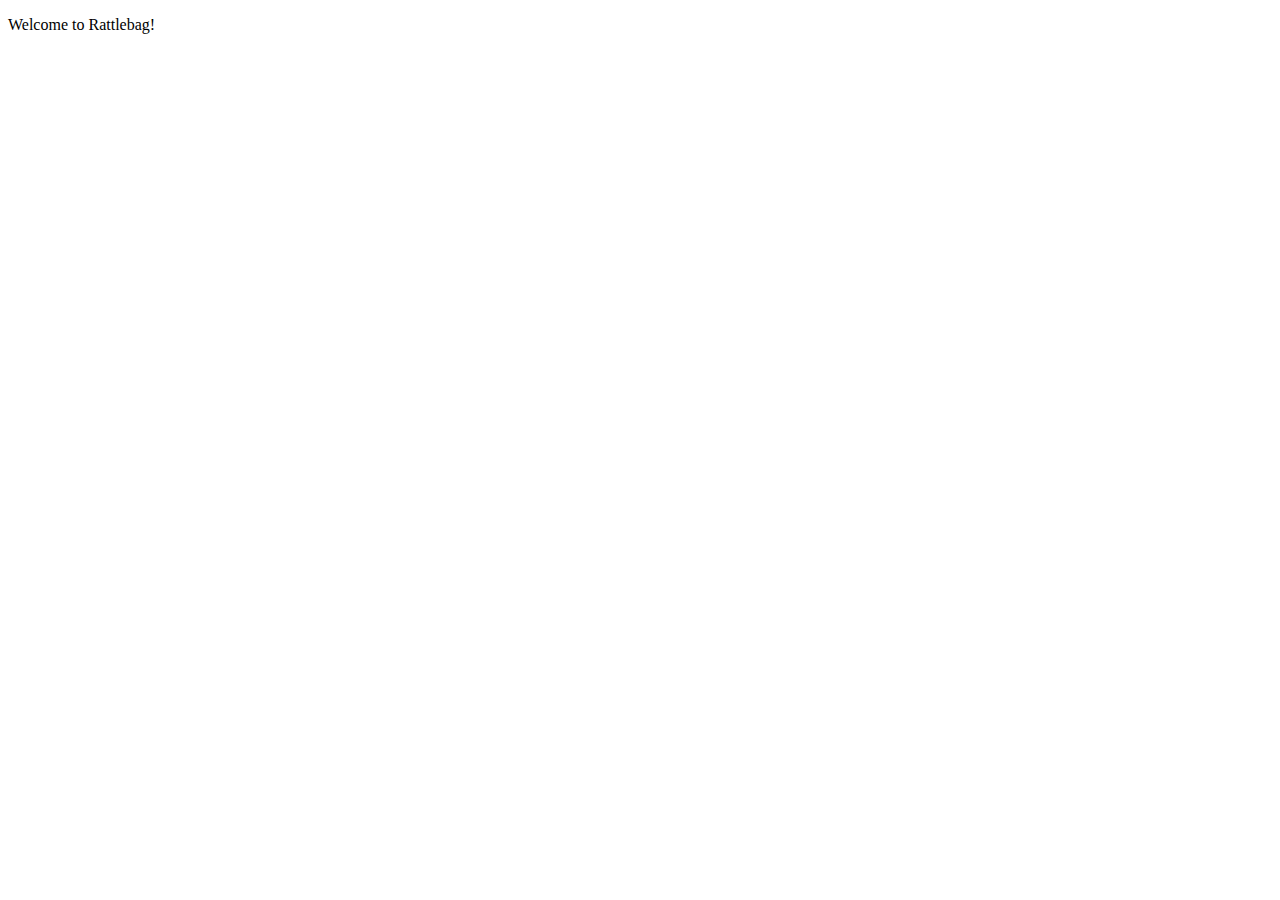
<file: RB test webpage/index.html>
<!DOCTYPE html>
<html lang="en">
    <head>
        <meta charset="UTF-8">
        <meta name="viewport" content="width=device-width, initial-scale=1.0">
        <meta name="author" content="Patrick Orr">
    </head>

    <body>
        <p>Welcome to Rattlebag!</p>
    </body>
</html>
</file>
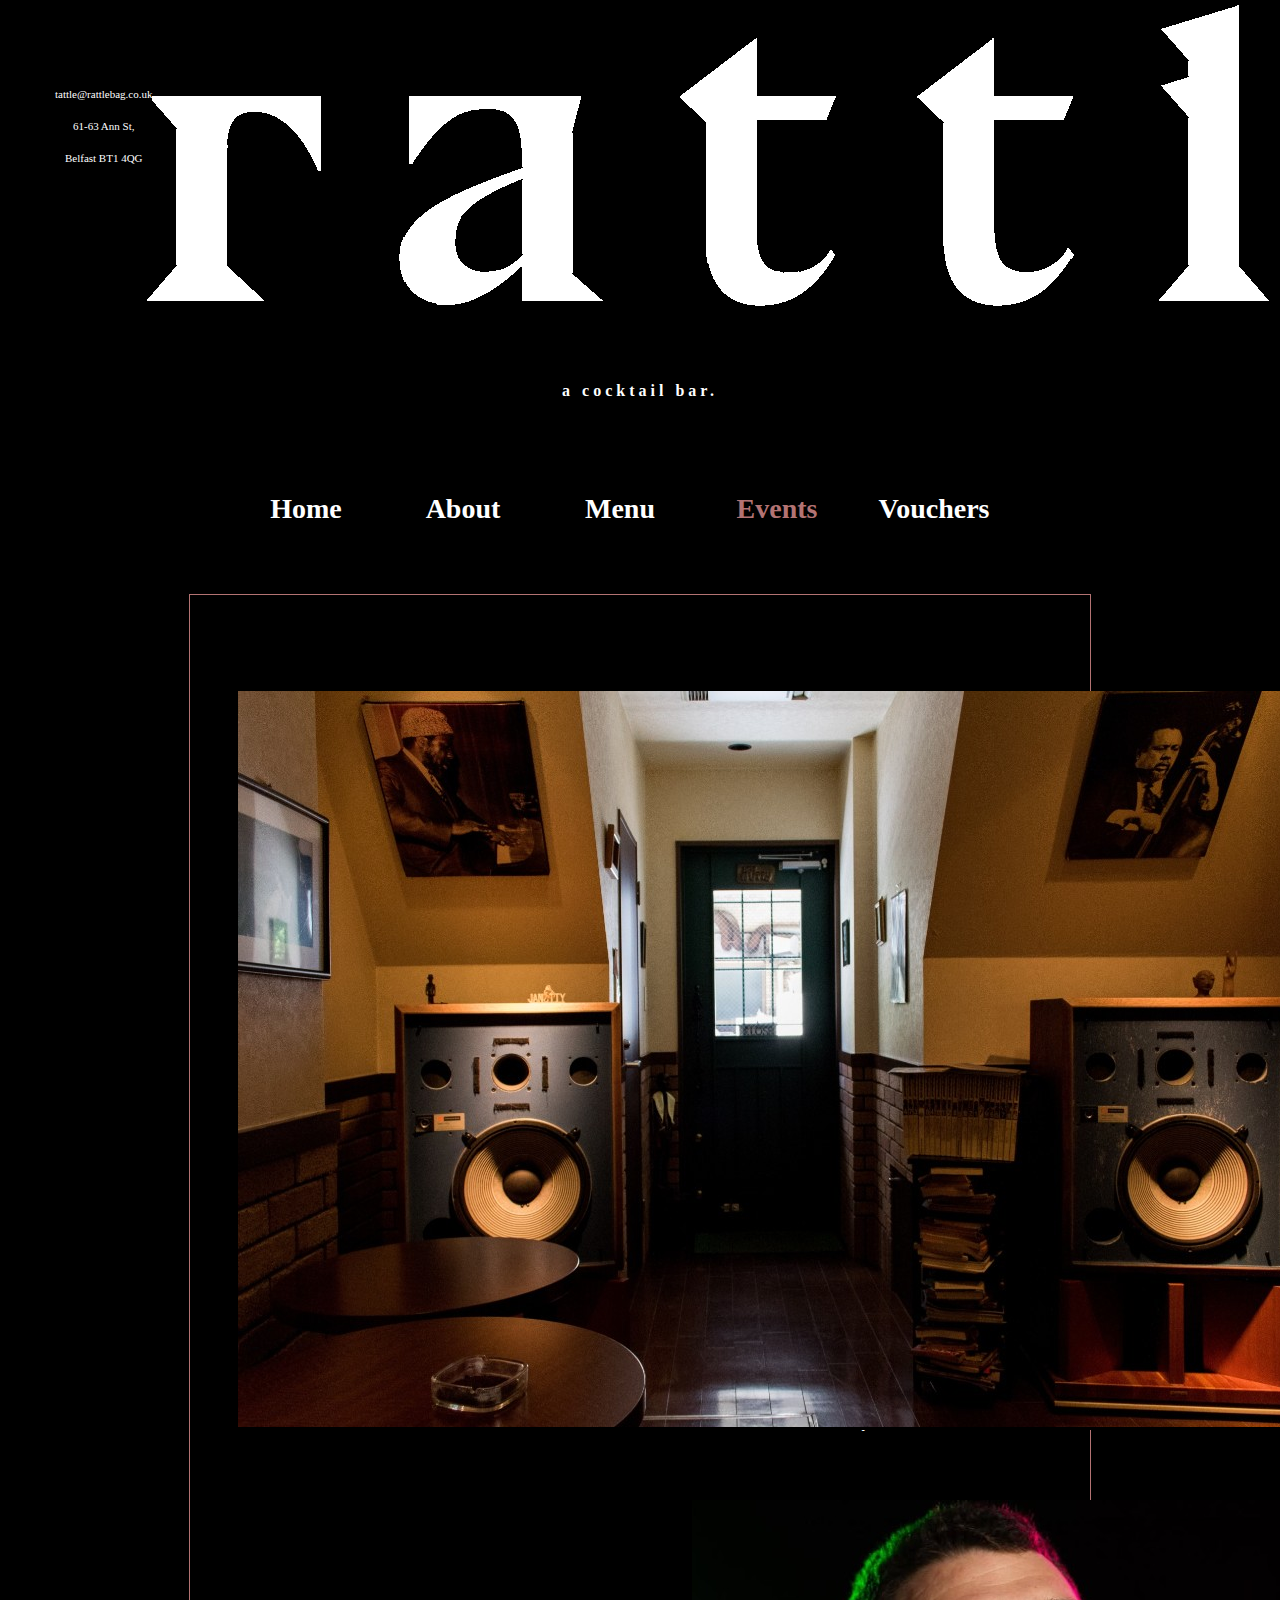
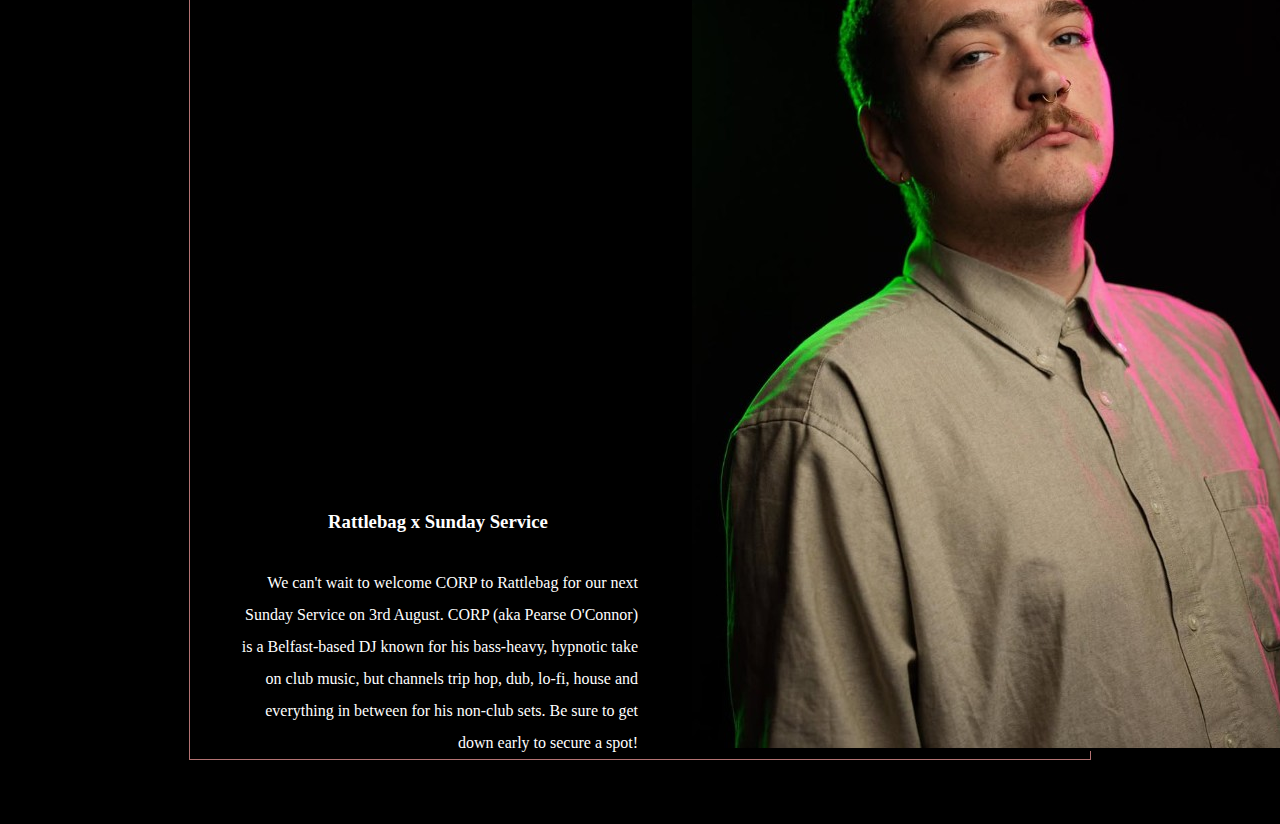
<file: RB test webpage/RB Events.html>
<!DOCTYPE html>
<html lang="en-GB">
<head>
    <meta charset="UTF-8">
    <meta name="Rattlebag: Events" content="Bar Events">
    <meta name="author" content="P. Orr">
    <meta name="created" content="29-07-25">
    <meta name="viewport" content="width=device-width, initial-scale=1.0">
    <link href="RB Banner.css" rel="Stylesheet">
    <link href="RB Events.css" rel="Stylesheet">

    <title>RATTLEBAG: EVENTS</title>
</head>

<body>
    <section class="banner" id="bar_name">
         <img src="Assets/RB Name White.png" alt="Rattlebag Banner">
        <!--<h1>rattlebag</h1>-->
        <h4>a cocktail bar.</h4>

        <ul>
            <li>tattle@rattlebag.co.uk</li>
            <li>
                <a href="https://www.google.com/maps/place/Rattlebag/@54.5995456,-5.9243796,17z/data=!3m1!4b1!4m6!3m5!1s0x4861085452943deb:0x1560e006f8a02ec1!8m2!3d54.5995456!4d-5.9243796!16s%2Fg%2F11jj7bfhbm?entry=ttu&g_ep=EgoyMDI1MDgwMy4wIKXMDSoASAFQAw%3D%3D" target="_blank">
                    61-63 Ann St,</li>
            <li>Belfast BT1 4QG</a></li>
        </ul>
    </section>

    <section class="banner" id="selection">
            <ul>
                <li class="tab"><a href="RB Home.html">Home</a></li>
                <li class="tab"><a href="RB About.html">About</a></li>
                <li class="tab"><a href="RB Menu.html">Menu</a></li>
                <li id="Active">Events</li>
                <li class="tab"><a href="https://bullitt-hotel.vouchercart.com/17866/rattlebag-voucher" target="_blank">Vouchers</a></li>
            </ul>   
    </section>

    <section class="Events">
        <article>
            <div id="Event1">
            <a href="https://www.tokyojazzjoints.com" target="_blank"><img src="Assets/Nutty TJJ.jpg" alt="Tokyo Jazz Joints - Nutty"></a>
            </div>

            <div>
                <h3>Tokyo Jazz Joints</h3>

                <p id="TJJ">
                    We are excited to announce our next Tokyo Jazz Joints event.
                    Join us on Wednesday 30th July for a unique listening event, designed to capture the essence 
                    and ambience of the unparalleled listening spaces of Japan's 'jazu kissa
                    Doors open from 7pm and the event begins at 7.30pm, so please be prompt. No entry will be allowed after 7.30pm.
                    Tickets are £10 and include a bespoke rattlebag cocktail in association with Campari.
                    <br />
                    <a href="https://www.tokyojazzjoints.com/listening" target="_blank" id="Buy"><strong>Buy Tickets</strong></a>
                </p>
            </div>
        </article>
        
        <article>
            <div>
                <h3>Rattlebag x Sunday Service</h3>

                <p id="SS">
                We can't wait to welcome CORP to Rattlebag for our next Sunday Service on 3rd August.
                CORP (aka Pearse O'Connor) is a Belfast-based DJ known for his bass-heavy, 
                hypnotic take on club music, but channels trip hop, dub, lo-fi, 
                house and everything in between for his non-club sets.
                Be sure to get down early to secure a spot!
                </p> 
            </div>
            <div id="Event2">
                <a href="https://www.instagram.com/corp.bfs/" target="_blank"><img src="Assets\DJ-1.jpg" alt="DJing at Rattlebag"></a>
            </div>
        </article>
    </section>
</body>
</file>
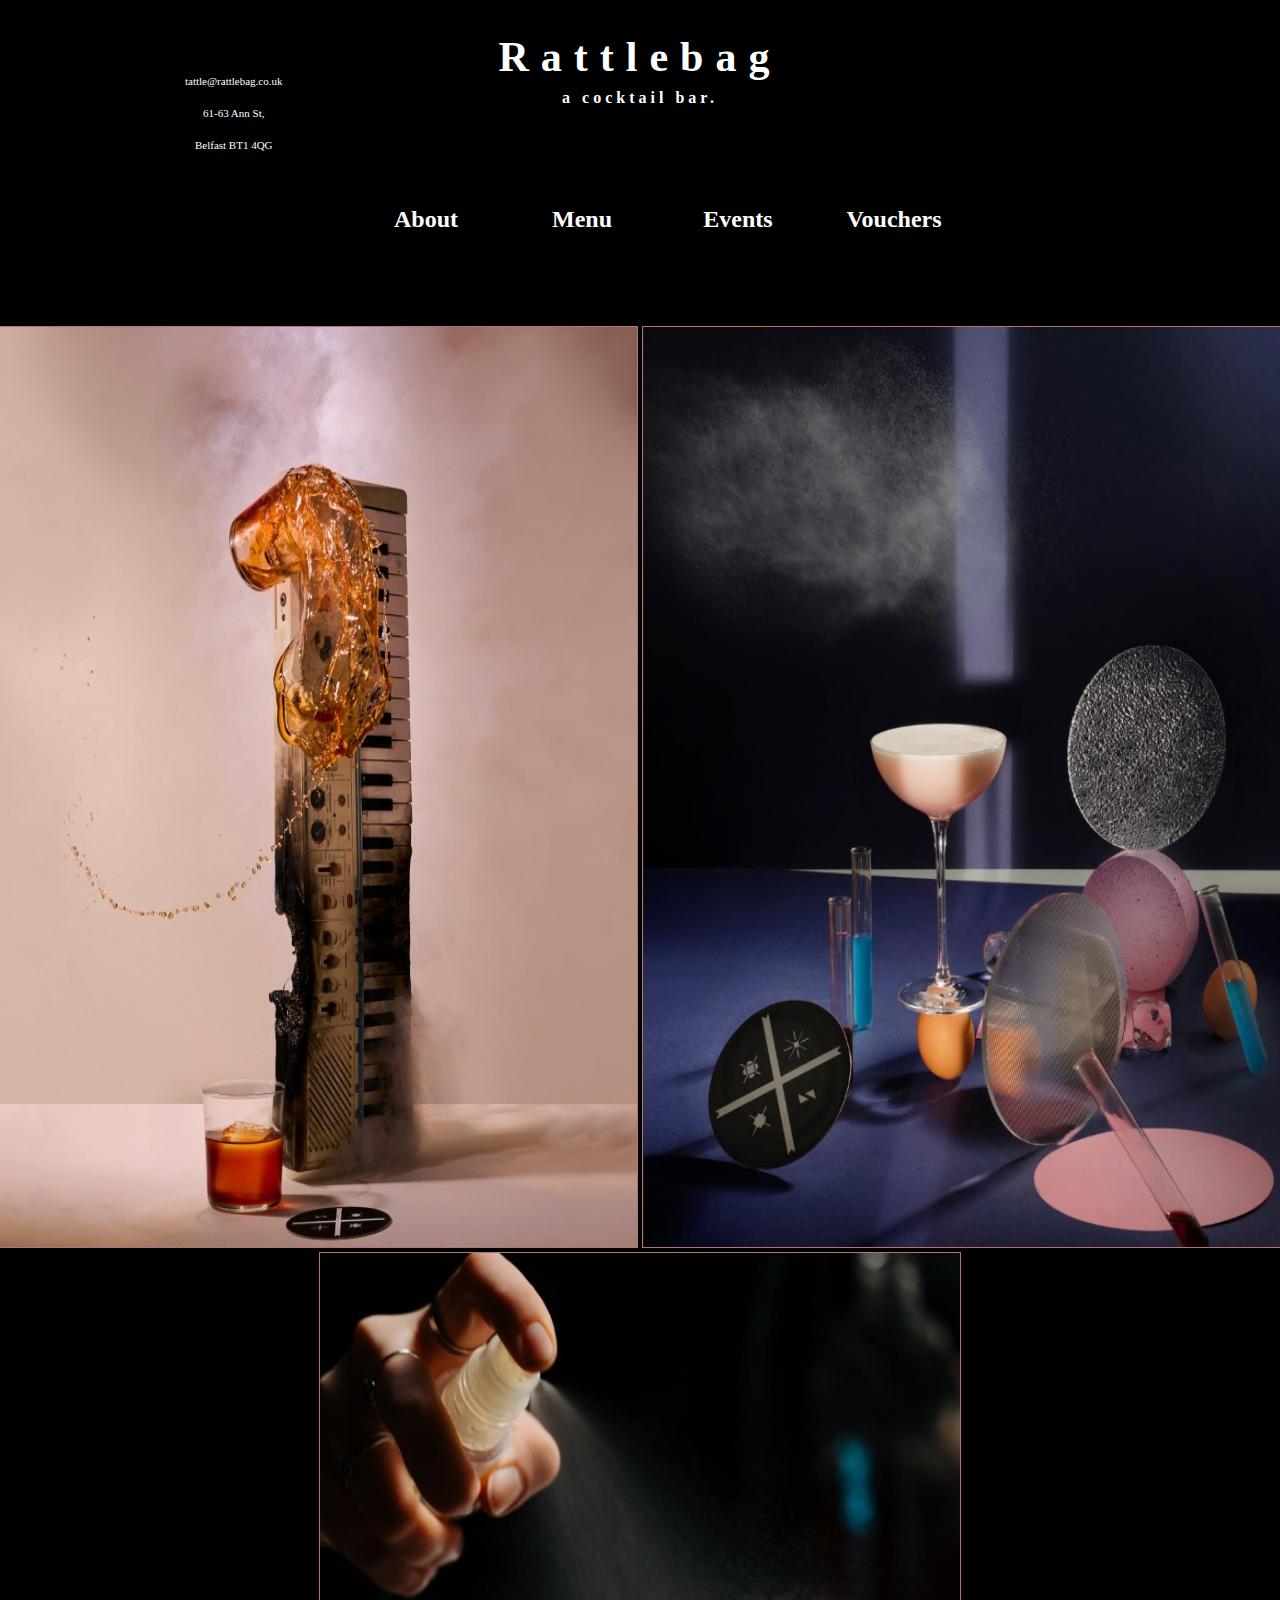
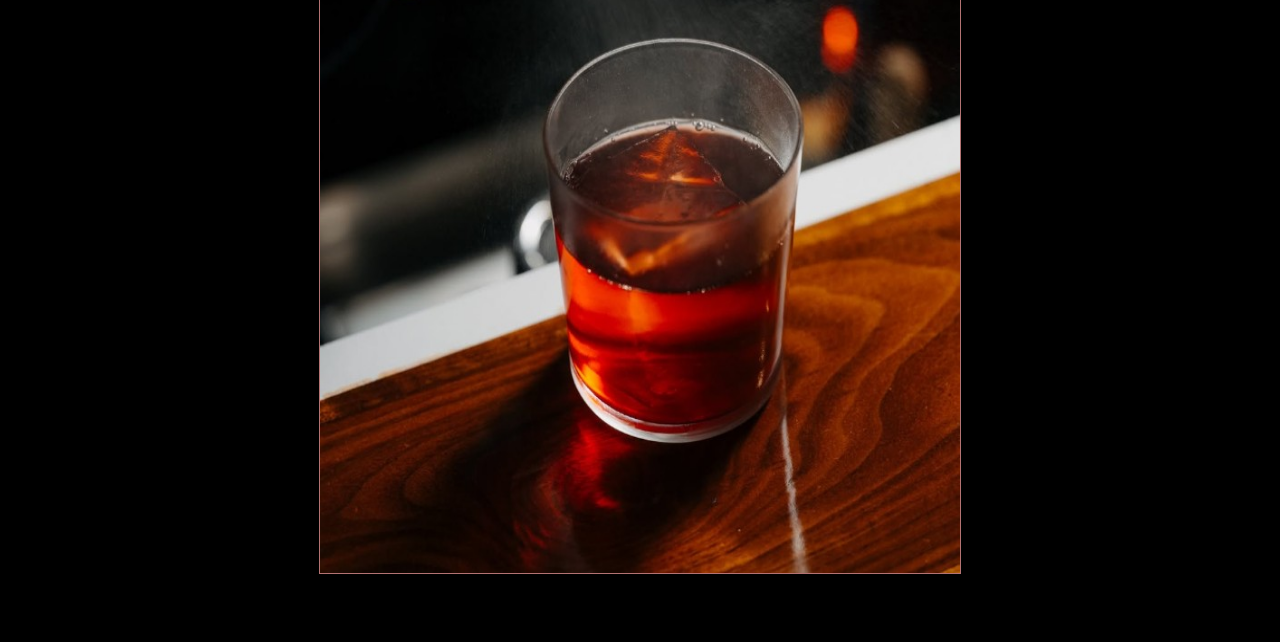
<file: RB test webpage/RB Home.html>
<!DOCTYPE html>

<html lang="en-GB">
<head>
    <meta charset="UTF-8">
    <meta name="Rattlebag Home" content="Homepage">
    <meta name="author" content="P. Orr">
    <meta name="created" content="29-07-25">
    <meta name="viewport" content="width=device-width, initial scale=1.0">
    <link href="RB Home.css" rel="Stylesheet">

    <title>RATTLEBAG: HOME</title>
</head>

<body>
    <section class="banner" id="bar_name">
        <h1>Rattlebag</h1>
        <h4>a cocktail bar.</h4>

        <ul>
            <li>tattle@rattlebag.co.uk</li>
            <li>61-63 Ann St,</li>
            <li>Belfast BT1 4QG</li>
        </ul>
    </section>

    <section class="banner" id="selection">
        <h2>
            <ul>
                <a href="RB About.html"><li>About</li></a>
                <a href="RB Menu.html"><li>Menu</li></a>
                <a href="RB Events.html"><li>Events</li></a>
                <a href="https://bullitt-hotel.vouchercart.com/17866/rattlebag-voucher" target="_blank"><li>Vouchers</li></a>
            </ul>
        </h2>
    </section>

    <section class="pictures">
        <img src="Assets\Bronx RB Whitecloud.jpg" alt="Bronx Cocktail">
        <img src="Assets\RB Pisco Sour.jpg" alt="Rattlepops">
        <img src="Assets\Kingston RB drink.jpg" alt="Kingston Cocktail">
    </section>

</body>
</html>
</file>
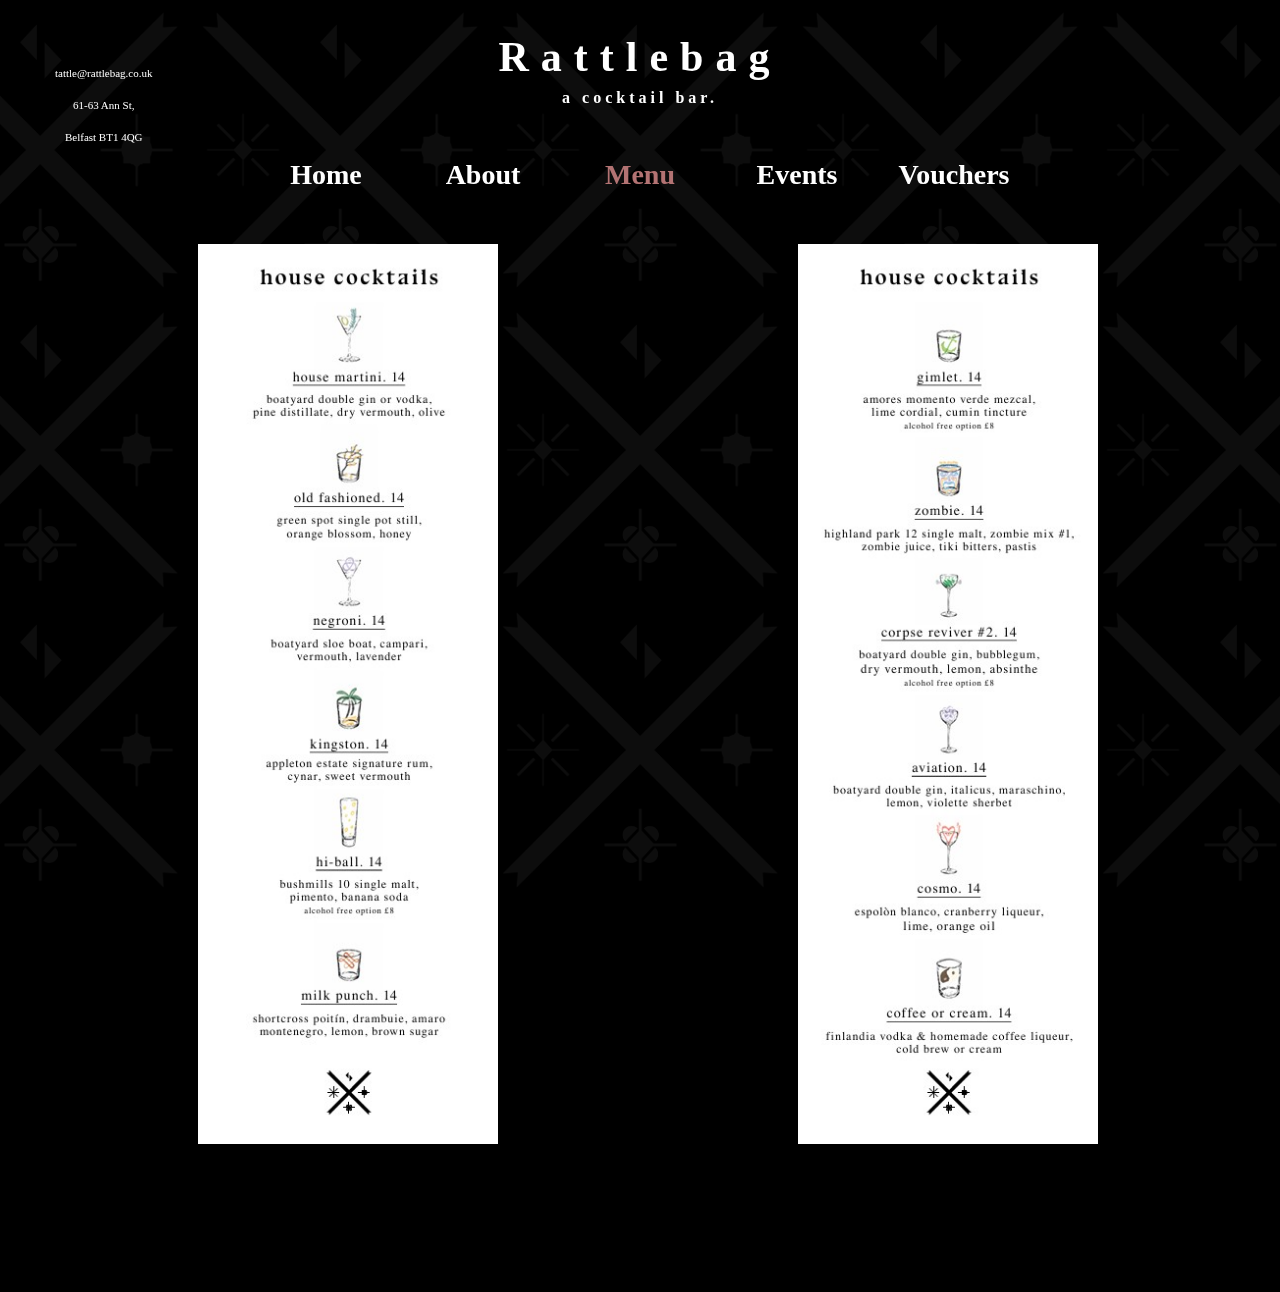
<file: RB test webpage/RB Menu.html>
<!DOCTYPE html>
<html lang="en-GB">
<head>
    <meta charset="UTF-8">
    <meta name="Rattlebag: Menu" content="Drinks Menus">
    <meta name="author" content="P. Orr">
    <meta name="created" content="29-07-25">
    <meta name="viewport" content="width=device-width, initial scale=1.0">
    <link href="RB Banner.css" rel="Stylesheet">
    <link href="RB Menu.css" rel="Stylesheet">

    <title>RATTLEBAG: MENU</title>
</head>

<body>
    <section class="banner" id="bar_name">
        <h1>Rattlebag</h1>
        <h4>a cocktail bar.</h4>

        <ul>
            <li>tattle@rattlebag.co.uk</li>
            <li>61-63 Ann St,</li>
            <li>Belfast BT1 4QG</li>
        </ul>
    </section>

    <section class="banner" id="selection">
        <ul>
            <li class="tab"><a href="RB Home.html">Home</a></li>
            <li class="tab"><a href="RB About.html">About</a></li>
            <li id="Active">Menu</li>
            <li class="tab"><a href="RB Events.html">Events</a></li>
            <li class="tab"><a href="https://bullitt-hotel.vouchercart.com/17866/rattlebag-voucher" target="_blank">Vouchers</a></li>
        </ul>
    </section>

    <section class="menu">
        <img id="img1" src="Assets\menu 1.jpg">
        <img id="img2" src="Assets\menu 2.jpg">
    </section>

</body>
</html>
</file>
<file: RB test webpage/RB Banner.css>
/*Banner Global Values*/
* {
    color: white;
    font-family: Verdana;
}

.banner {
    padding: 5px;
    margin: 0 auto;   
}

#bar_name {
     user-select: none;
}

#bar_name h1 {
    letter-spacing: 12px;
    font-size: 42px;
}

#bar_name h4 {
    margin-top: -20px;
    letter-spacing: 4px;
}


#bar_name ul {
    background-color: rgba(0, 0, 0, 0);
    position: absolute;
    top: 121px;
    left: 15px;
    list-style: none;
    margin: -64px 0 -24px 0;
    line-height: 32px;
    font-size: 11px;
    z-index: 2;
}

section a {
    text-decoration: none;
}

#selection ul {
    margin: 0;
    padding: 0;
    list-style: none;
    text-align: center;
    display: inline-block;
    text-decoration: none;
    font-size: 28px;
    font-weight: bold;
}

#selection li{
    width: 150px;
    padding-top: 20px;
    display: inline-block; 
}

#selection .tab :hover {
    color: #7393B3;
    cursor: pointer;
}

#selection #Active{
    width: 150px;
    display: inline-block;
    color: #b37373;
    cursor: pointer;
}

#selection a:visited{
    color: white;
}

/* Colours
  #b37373
  #7393B3
  #920000
*/
</file>
<file: RB test webpage/RB Events.css>
* {
    display: border-box;
    background-color: black;
    color: white;
    font-family: Verdana;
}


body {
    text-align: center;
    margin: 0 auto;
    width: 1000px;
}

.banner {
    padding: 5px;
    display: block;
    margin: 0 auto;   
}

#bar_name ul {
    background-color: rgba(0, 0, 0, 0);;
    position: absolute;
    list-style: none;
    padding-top: 21px;
    margin-top: -64px;
    margin-bottom: -24px;
    line-height: 32px;
    font-size: 11px;
    z-index: 2;
}

section h1 {
    letter-spacing: 12px;
    font-size: 42px;
}

section h4 {
    margin: -20px 0 auto;
    letter-spacing: 4px;
}

section a {
    text-decoration: none;
}

#selection {
    position: relative;
    margin: 0 0 0 -40px;
    padding-top: 48px;
}

#selection a{
    width: 150px;
    display: inline-block;
    padding-top: 20px;
    list-style: none;    
}

#selection a:hover {
    color: #7393B3;
    cursor: pointer;
}

a:visited{
    color: white;
}

#Active{
    width: 150px;
    display: inline-block;
    padding-top: 20px;
    list-style: none;  
    color: #b37373;
    cursor: pointer;
}

.Events {
    line-height: 32px;
    border: 1px solid #b37373;
    margin: 64px auto;
    width: 900px;
}

.Events h3 {
    padding: 5px 0;
}

/*Tokyo Jazz Joints*/
#Event1 { 
    height: 375px;
    width: 450px;
    margin: 96px auto;
    position: relative;
}

#TJJ {
    width: 300px;
    padding: 0 0 30px;
    text-align: left;
}

#Buy strong{
    margin-left: 100px;
    line-height: 64px;
}

#Buy strong:hover {
    color:#7393B3;
}
/*Sunday Service DJs*/
#Event2 {
    height: 400px;
    width: 350px;
    position: relative;
}

#SS {
    margin: 0;
    width: 400px;
    text-align: right;
    padding-top: 5px;
}

div {
    display: inline-block;
    padding: 0 25px;
}
</file>
<file: RB test webpage/RB Home.css>
* {
    box-sizing: auto;
    color: white;
    font-family: Verdana;
}

body {
    text-align: center;
    background-color: black;
}

.banner {
    background-color: black;
    padding: 5px;
    display: block;
    width: 1000px;
    margin: 0 auto;
    margin-top: -8px;
}

#bar_name ul {
    background-color: rgba(0, 0, 0, 0);;
    position: absolute;
    list-style: none;
    margin: -64px 0 -24px 5px;
    line-height: 32px;
    font-size: 11px;
    z-index: 2;
}

h1 {
    letter-spacing: 12px;
    font-size: 42px;
}

h4 {
    margin-top: -20px;
    letter-spacing: 4px;
}

#selection {
    position: relative;
    margin: 0 auto;
    padding-top: 48px;
}

#selection li{
    width: 150px;
    display: inline-block;
    list-style: none;
    
}

#selection li:hover {
    color: #7393B3;
    cursor: pointer;
}

.pictures {
    margin: 64px -35px;
}

img {
    height: 920px;
    width: 640px;
    display: inline-block;
    align-items: center;
    border: 1px solid #b37373;
}

a:visited{
    color: white;
}

a:active {
    color: #b37373;
}
</file>
<file: RB test webpage/RB Menu.css>
body {
    background-color: black;
    text-align: center;
    margin: 0 auto;
}

body::before {
    content: "";
    position: fixed;
    top: 0;
    left: 0;
    width: 100%;
    height: 100%;
    background: url("Assets/Rattlebag Logo White.png") repeat top/300px;
    opacity: 0.05; /* change this to control how faint the PNG is */
    pointer-events: none; /* don’t block clicks */
    z-index: -1;  /*keeps it behind everything */
}

.menu {
    display: grid;
    grid-template-columns: 300px 300px 300px; /* 3 equal sections */
    width: 900px;
    height: 1000px;
    margin: 48px auto;
    padding-left: 16px;
}

.menu #img1 {
    grid-column: 1; /* left */
    width: 300px;
    height: 900px;
    object-fit: cover;
}

.menu #img2 {
    grid-column: 3; /* right */
    width: 300px;
    height: 900px;
    object-fit: cover;
}
</file>
